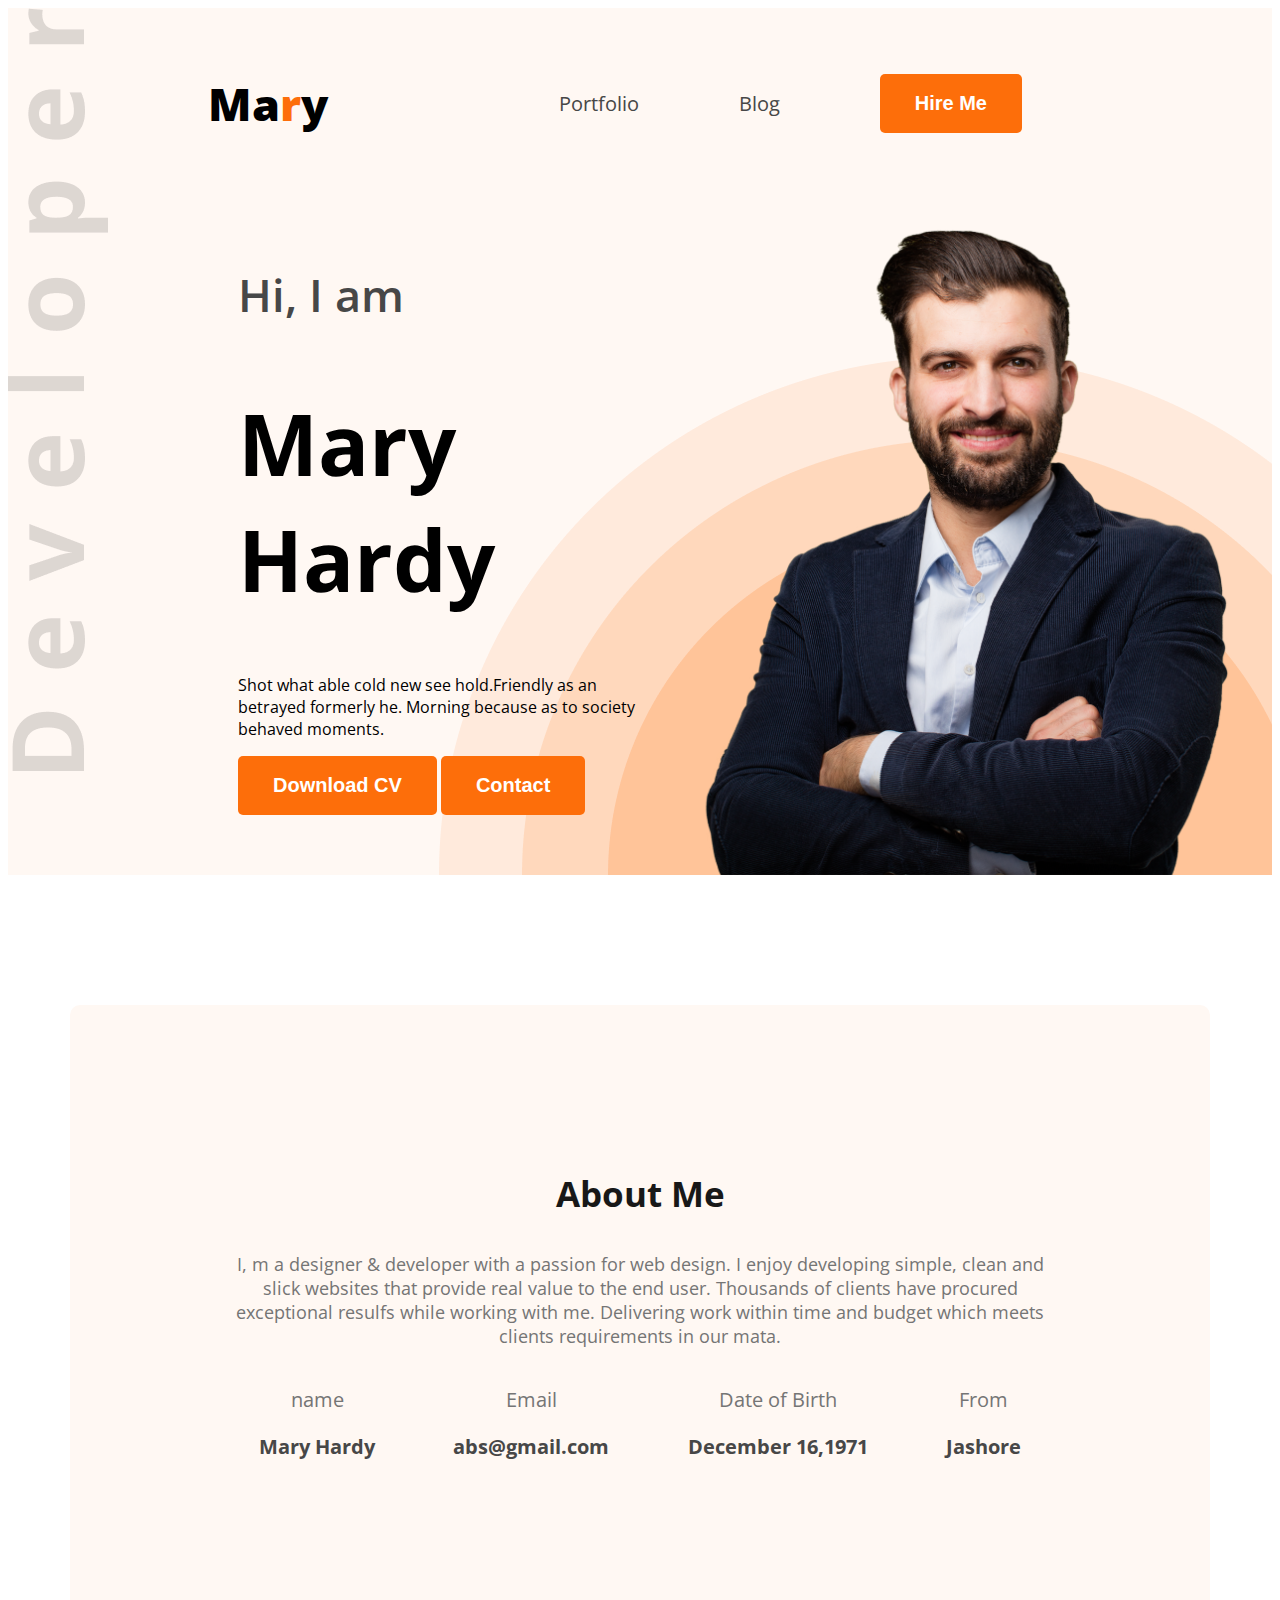
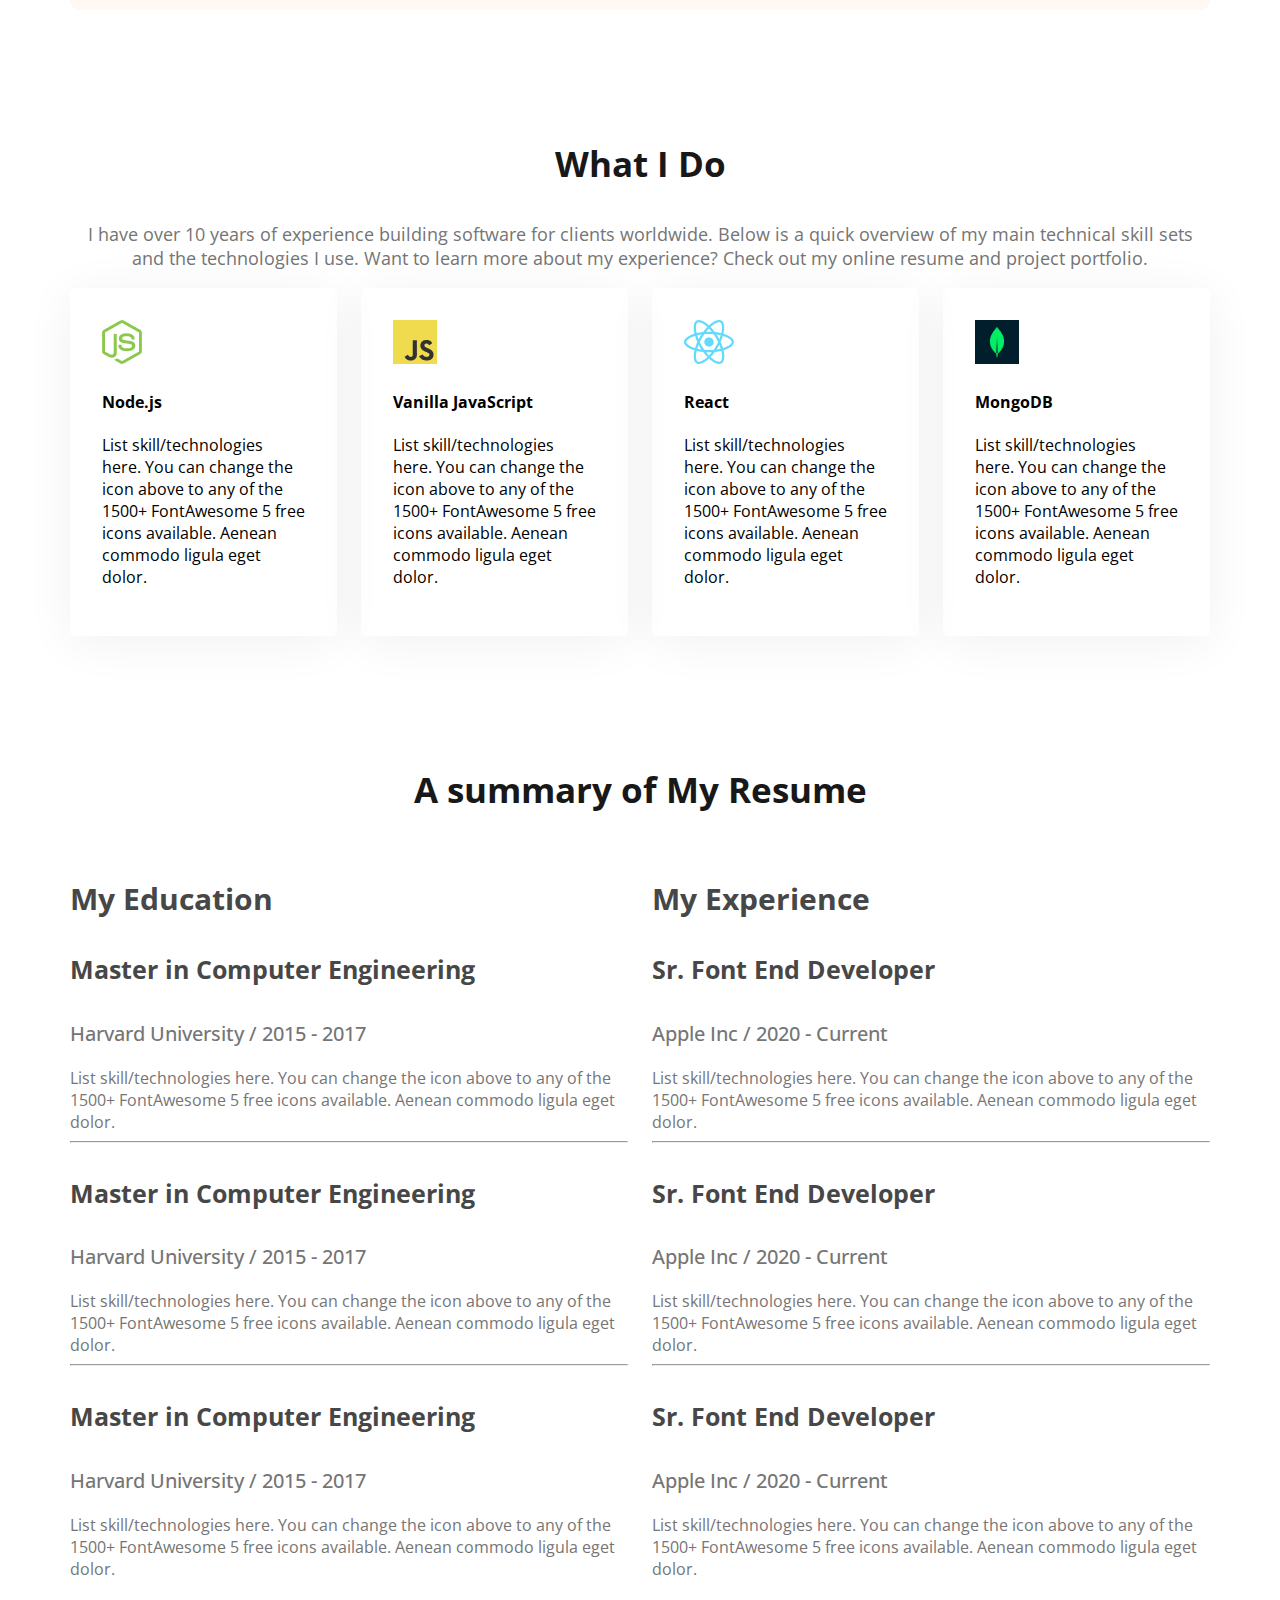
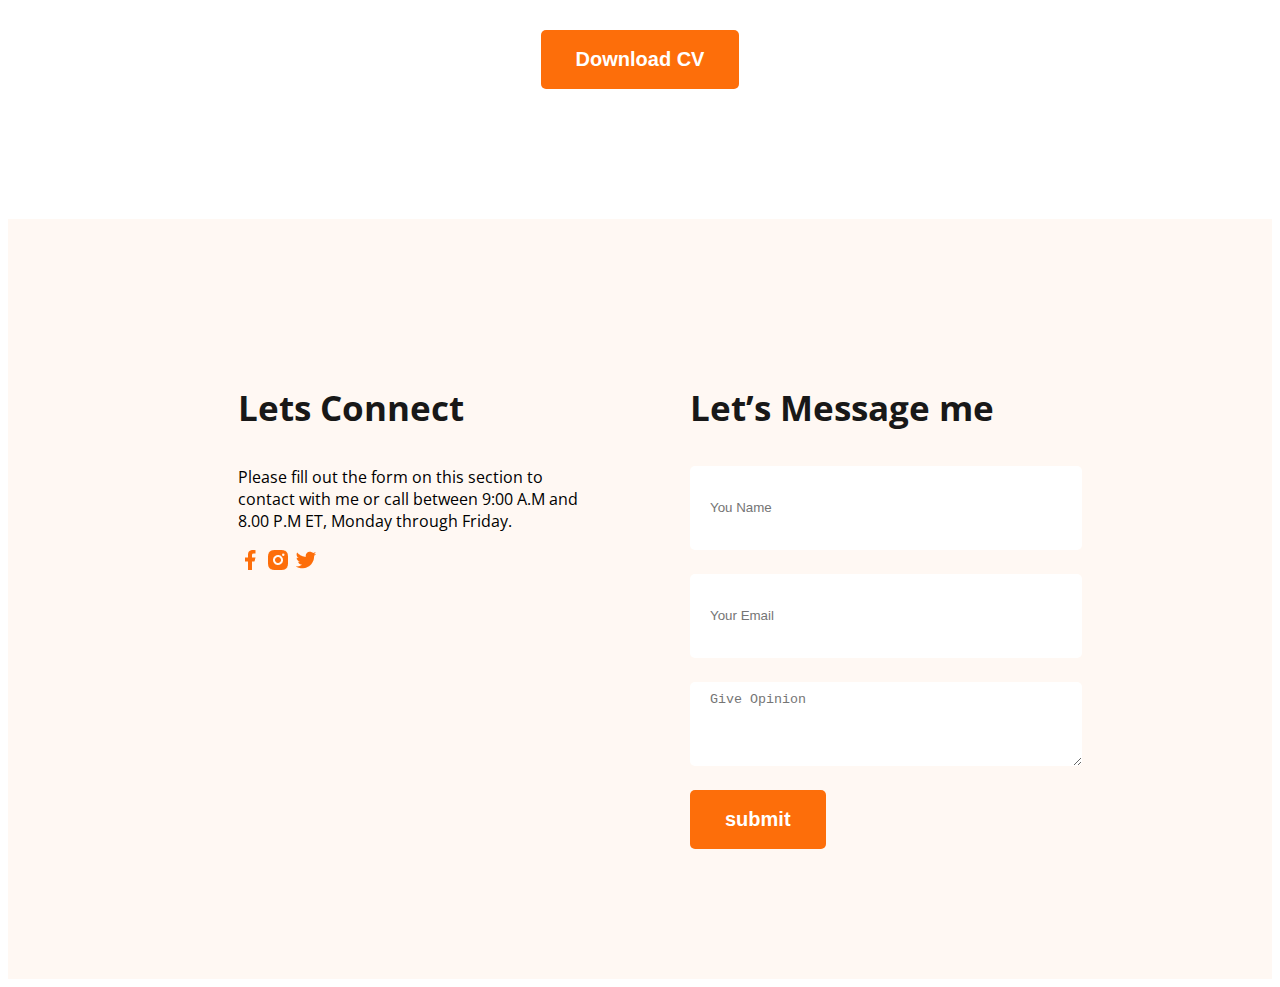
<file: index.html>
<!DOCTYPE html>
<html lang="en">

<head>
    <meta charset="UTF-8">
    <meta name="viewport" content="width=device-width, initial-scale=1.0">
    <title>portfolio</title>
    <link rel="preconnect" href="https://fonts.googleapis.com">
    <link rel="preconnect" href="https://fonts.gstatic.com" crossorigin>
    <link
        href="https://fonts.googleapis.com/css2?family=Open+Sans:ital,wght@0,300..800;1,300..800&family=Work+Sans:ital,wght@0,100..900;1,100..900&display=swap"
        rel="stylesheet">
    <link rel="stylesheet" href="styles/design.css">
</head>

<body class="open-sans-normal">
    <header class="header secondary-bg">
        <nav>
            <h3 class="nav-title">Ma<span class="text-primary">r</span>y</h3>
            <ul>
                <li> <a class="dark-2" href="">Portfolio</a></li>
                <li> <a class="dark-2" href="">Blog</a></li>
                <li><a href=""><button class="btn">Hire Me</button></a></li>
            </ul>
        </nav>
        <div class="banner">
            <div class="banner-content">
                <h4 class="banner-greetings dark-2">Hi, I  am</h4>
                <h1 class="banner-title">Mary Hardy</h1>
                <p class="banner-description">Shot what able cold new see hold.Friendly as an betrayed formerly he. Morning because as to society behaved moments.</p>
                <button class="btn">Download CV</button>
                <button class="btn">Contact</button>
            </div>
            <img class="banner-dp" src="styles/hardy.png" alt="">
        </div>

    </header>
    <main>
        <section class="about secondary-bg">
            <h3 class="section-title">About Me</h3>
            <p class="section-description">I, m a designer & developer with a passion for web design. I enjoy developing simple, clean and slick websites that provide real value to the end user. Thousands of clients have procured exceptional resulfs while working with me. Delivering work within time and budget which meets clients requirements in our mata.</p>
            <div class="about-items">
                <div class="about-item">
                    <p class="item-title">name</p>
                    <p class="item-description">Mary Hardy</p>
                </div>
                <div class="about-item">
                    <p class="item-title">Email</p>
                    <p class="item-description">abs@gmail.com</p>
                </div>
                <div class="about-item">
                    <p class="item-title">Date of Birth</p>
                    <p class="item-description">December 16,1971</p>
                </div>
                <div class="about-item">
                    <p class="item-title">From</p>
                    <p class="item-description">Jashore</p>
                </div>

            </div>
        </section>
        <section class="skills">
            <h3 class="section-title text-center">What I Do</h3>
            <p class="section-description text-center">
                I have over 10 years of experience building software for clients worldwide. Below is a quick overview of my main technical skill sets and the technologies I use. Want to learn more about my experience? Check out my online resume and project portfolio.
            </p>
            <div class="skills-container">
                <div class="skill">
                    <img src="icons/nodejs.png" alt="">
                    <h4 class="skill-title">Node.js</h4>
                    <p class="skill-description">List skill/technologies here. You can change the icon above to any of the 1500+ FontAwesome 5 free icons available. Aenean commodo ligula eget dolor.</p>
                </div>
                <div class="skill">
                    <img src="icons/js.png" alt="">
                    <h4 class="skill-title">Vanilla JavaScript</h4>
                    <p class="skill-description">List skill/technologies here. You can change the icon above to any of the 1500+ FontAwesome 5 free icons available. Aenean commodo ligula eget dolor.</p>
                </div>
                <div class="skill">
                    <img src="icons/react.png" alt="">
                    <h4 class="skill-title">React</h4>
                    <p class="skill-description">List skill/technologies here. You can change the icon above to any of the 1500+ FontAwesome 5 free icons available. Aenean commodo ligula eget dolor.</p>
                </div>
                <div class="skill">
                    <img src="icons/mongo.png" alt="">
                    <h4 class="skill-title">MongoDB</h4>
                    <p class="skill-description">List skill/technologies here. You can change the icon above to any of the 1500+ FontAwesome 5 free icons available. Aenean commodo ligula eget dolor.</p>
                </div>
            </div>
        </section>
        <section class="resume">
                <h3 class="section-title text-center">A summary of My Resume</h3>
                <div class="resume-container">
                    <div class="resume-column">
                        <h3 class="resume-column-title">My Education</h3>
                        <div class="experience">
                            <h4 class="experience-title">Master in Computer Engineering</h4>
                            <h5 class="experience-sub-title">Harvard University / 2015 - 2017</h5>
                            <div class="experience-description">List skill/technologies here. You can change the icon above 
                                to any of the 1500+ FontAwesome 5 free icons available. Aenean commodo ligula eget dolor.</div>
                        </div>
                        <hr>
                        <div class="experience">
                            <h4 class="experience-title">Master in Computer Engineering</h4>
                            <h5 class="experience-sub-title">Harvard University / 2015 - 2017</h5>
                            <div class="experience-description">List skill/technologies here. You can change the icon above 
                                to any of the 1500+ FontAwesome 5 free icons available. Aenean commodo ligula eget dolor.</div>
                        </div>
                        <hr>
                        <div class="experience">
                            <h4 class="experience-title">Master in Computer Engineering</h4>
                            <h5 class="experience-sub-title">Harvard University / 2015 - 2017</h5>
                            <div class="experience-description">List skill/technologies here. You can change the icon above 
                                to any of the 1500+ FontAwesome 5 free icons available. Aenean commodo ligula eget dolor.</div>
                        </div>
                    </div>
                    <div class="resume-column">
                        <h3 class="resume-column-title">My Experience</h3>
                        <div class="experience">
                            <h4 class="experience-title">Sr. Font End Developer</h4>
                            <h5 class="experience-sub-title">Apple Inc / 2020 - Current</h5>
                            <div class="experience-description">List skill/technologies here. You can change the icon above 
                                to any of the 1500+ FontAwesome 5 free icons available. Aenean commodo ligula eget dolor.</div>
                        </div>
                        <hr>
                        <div class="experience">
                            <h4 class="experience-title">Sr. Font End Developer</h4>
                            <h5 class="experience-sub-title">Apple Inc / 2020 - Current</h5>
                            <div class="experience-description">List skill/technologies here. You can change the icon above 
                                to any of the 1500+ FontAwesome 5 free icons available. Aenean commodo ligula eget dolor.</div>
                        </div>
                        <hr>
                        <div class="experience">
                            <h4 class="experience-title">Sr. Font End Developer</h4>
                            <h5 class="experience-sub-title">Apple Inc / 2020 - Current</h5>
                            <div class="experience-description">List skill/technologies here. You can change the icon above 
                                to any of the 1500+ FontAwesome 5 free icons available. Aenean commodo ligula eget dolor.</div>
                        </div>
                    </div>
                </div>
                <div class="text-center resume-download-cv">
                    <button class="btn">Download CV </button>
                </div>
                
        </section>
        
    </main>
    <footer class="secondary-bg">
        <div class="footer-column">
            <h3 class="section-title">Lets Connect</h3>
            <p>Please fill out the form on this section to contact with me or call between 9:00 A.M and 8.00 P.M ET, Monday through Friday.</p>
            <div>
                <a href=""><img src="icons/facebook.png" alt=""></a>
                <a href=""><img src="icons/insta.png" alt=""></a>
                <a href=""><img src="icons/twitter.png" alt=""></a>
            </div>
        </div>
        <div class="footer-column">
            <h3 class="section-title">Let’s Message me</h3>
            <form action="">
                <input type="text" name="" placeholder="You Name">
                <input type="email" name="" placeholder="Your Email">
                <textarea name="" id="" cols="30" rows="10" placeholder="Give Opinion"></textarea>
                <input class="btn" type="submit" value="submit">
            </form>
        </div>
    </footer>
</body>

</html>
</file>
<file: styles/design.css>
/* nav styles */


.open-sans-normal {
  font-family: "Open Sans", sans-serif;
  font-optical-sizing: auto;
  
  font-style: normal;
  font-variation-settings:
    "wdth" 100;
}
nav{
    display: flex;
    align-items: center;
    justify-content: space-between ;
    margin: 5px 200px;
    
}
.header{
    background-image: url('../styles/developer.png'), url('../styles/header_bg.png');
    background-repeat: no-repeat;
    background-position: top left,bottom right;
}
nav ul{
    display: flex;
    align-items: center;
}
/* shared style */
.secondary-bg{
    background-color: #FFF8F3;
}
.text-primary{
    color: #FD6E0A;
}
.dark-2{
    color: #474747;
}
.btn{
    background-color: #FD6E0A;
    font-weight: bold;
    font-size: 20px;
    color: white;
    padding: 18px 35px;
    border-radius: 5px;
    border: none;
}
.section-title{
    font-size: 35px;
    font-weight: bold;
    color: #181818;
}
.section-description{
    font-size: 18px;
    font-weight: normal;
    color: #757575;
}
.text-center{
    text-align: center;
}
.nav-title{
    font-weight: 800;
    font-size: 45px;
}
nav ul li {
    list-style: none;
    margin: 50px;
}
nav li a{
    text-decoration: none;
    font-size: 20px;
}
/* banner style */
.banner{
    display: flex;
    justify-content: space-between;
    margin: 0 35px 0 230px;
}
.banner-content{
    width: 500px;
}
.banner-greetings{
    font-size: 45px;
    font-weight: 600;
}
.banner-title{
    font-size: 85px;
    font-weight: bold;
}
.banner-dp{
    width: 580px;
}
main{
    max-width: 1140px;
    margin: 0 auto ;
}
.about{
    border-radius: 10px;
    padding: 130px 150px;
    text-align: center;
    margin-top: 130px;
}
.item-description{
    font-weight: bold;
    font-size: 20px;
    color: #474747;
}
.about-items{
    display: flex;
    justify-content: space-around;
}
.item-title{
    font-size: 20px;
    color: #757575;
}
.skills-container{
    display: flex;
    gap: 24px;

}
.skill{
    padding: 32px;
    border-radius: 5px;
    box-shadow: 0px 6px 50px 0px rgba(0, 0, 0, 0.06);
}
main section{
    margin-top: 130px;
    margin-bottom: 130px;
}
.resume-container{
    display: flex;
    gap: 24px;
}
.resume-column-title{
    color: rgba(71, 71, 71, 1);
    font-weight: bold;
    font-size: 30px;
}
.experience-title{
    color: rgba(71, 71, 71, 1);
    font-weight: bold;
    font-size: 25px;
}
.experience-sub-title{
    font-weight: 500;
    color: rgba(117, 117, 117, 1);
    font-size: 20px;
    margin-bottom: 20px;
}
.experience-description{
    color: rgba(117, 117, 117, 1);
    font-size: 16px;
}
.resume-download-cv{
    margin-top: 50px;
}
footer{
    padding: 130px 230px;
    display: flex;
    gap: 100px;
}
.footer-column{
    width: 50%;
}
footer input[type="text"], footer input[type="email"],footer textarea{
    height: 64px;
    border-radius: 5px;
    background-color: white;
    display: block;
    width: 100%;
    padding: 10px 20px;
    margin-bottom: 24px;
    border: none;
}
</file>
